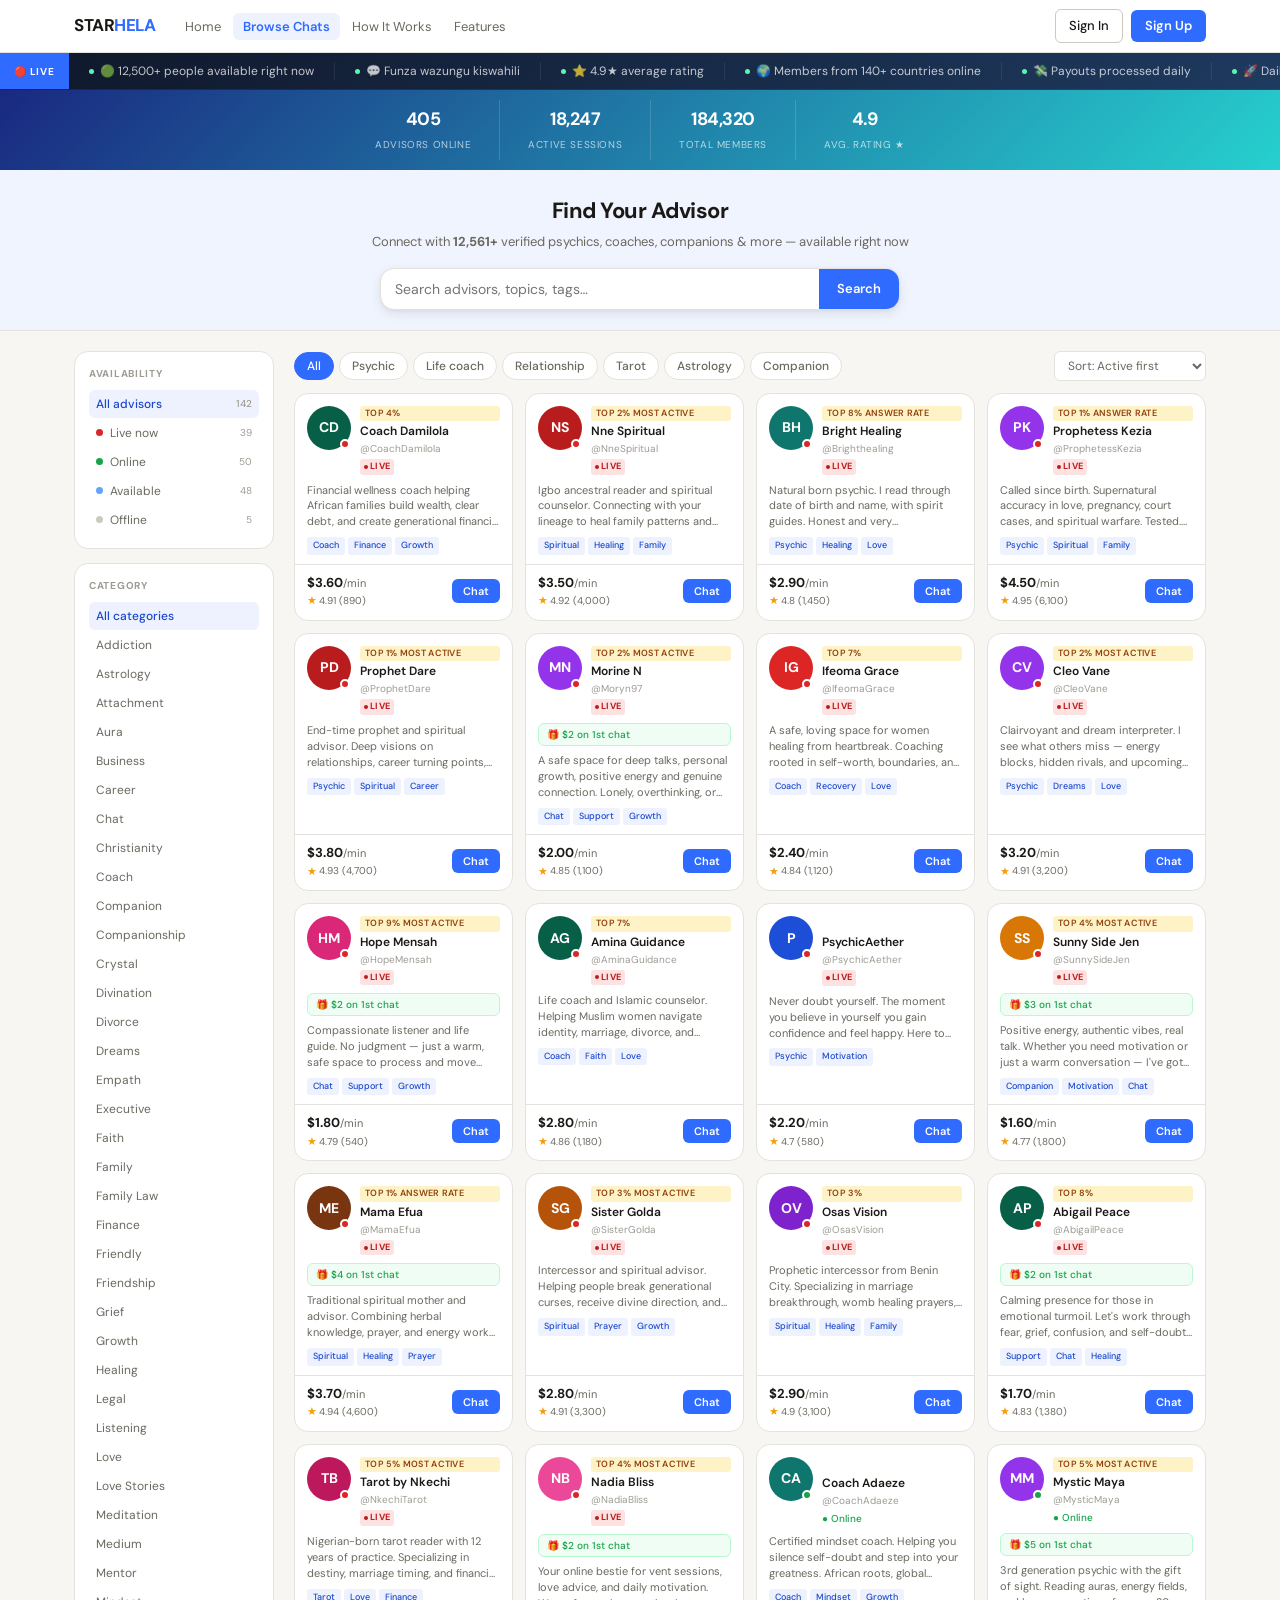
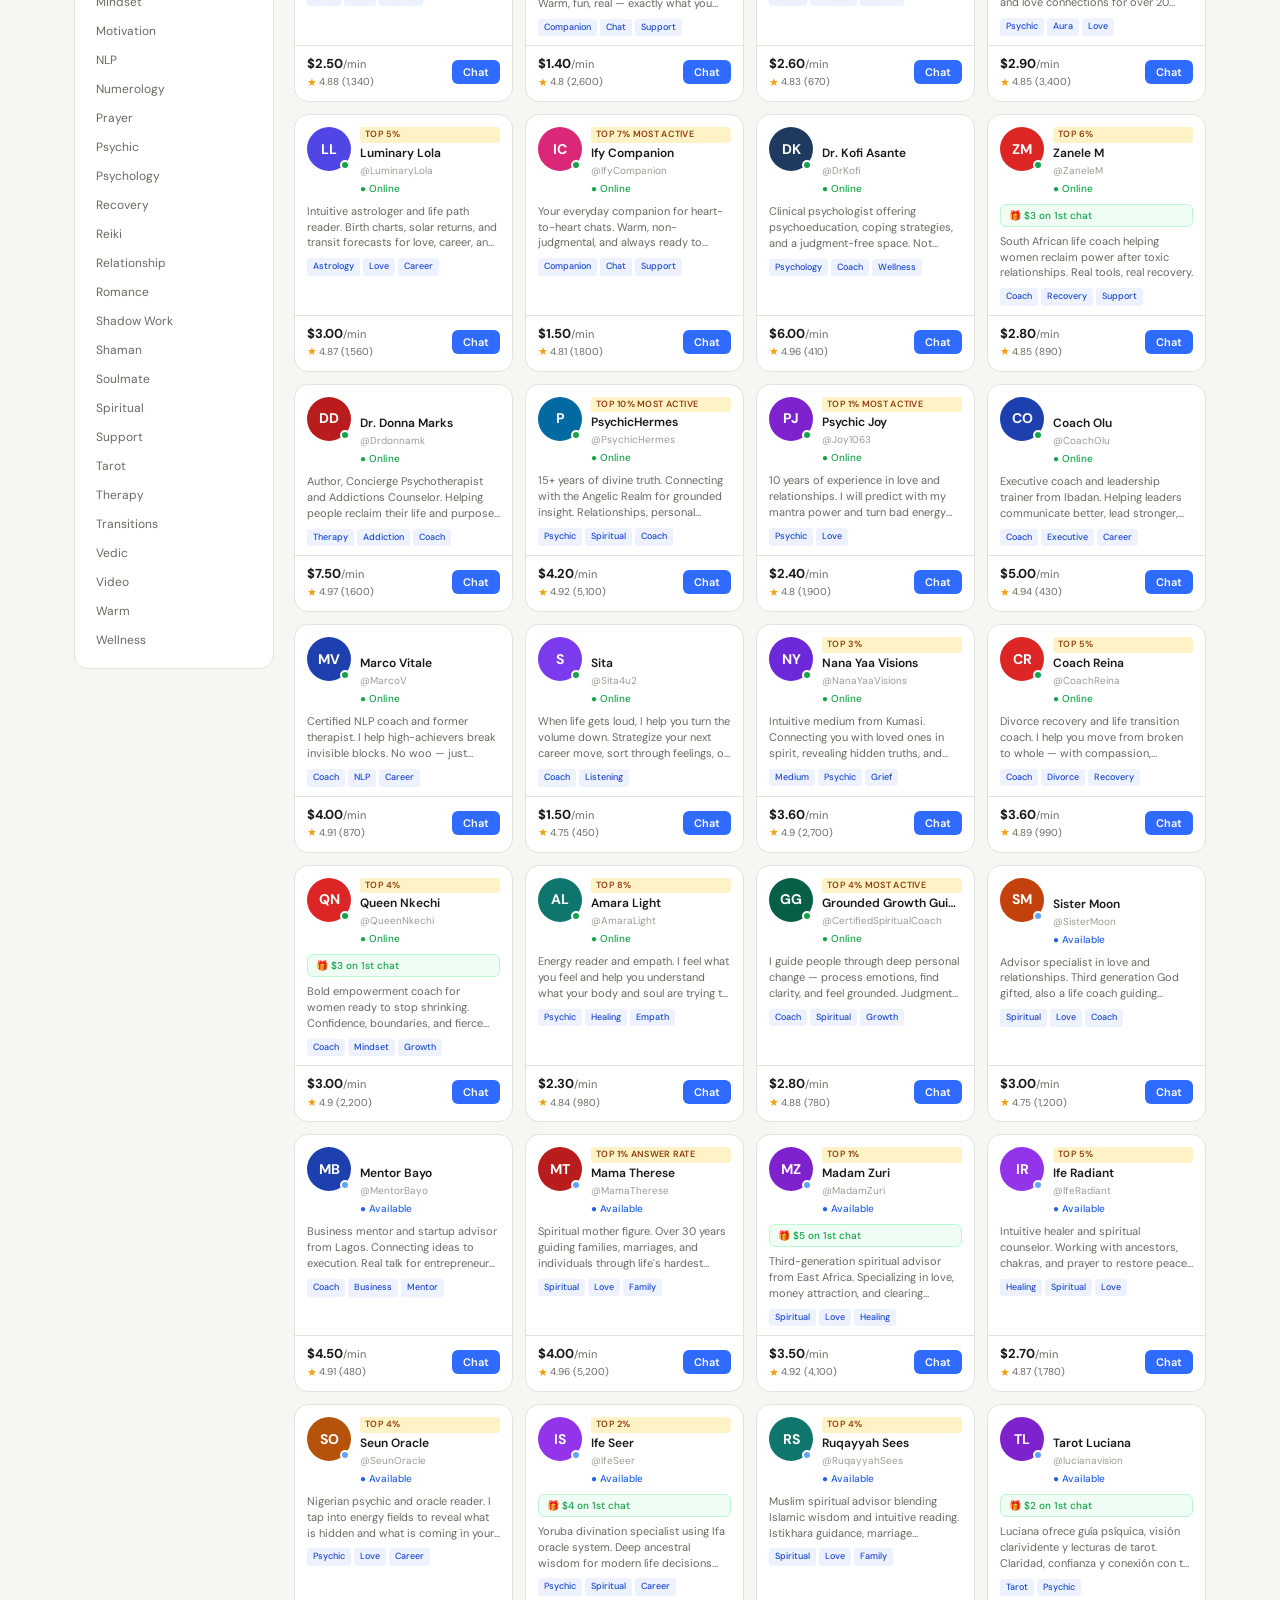
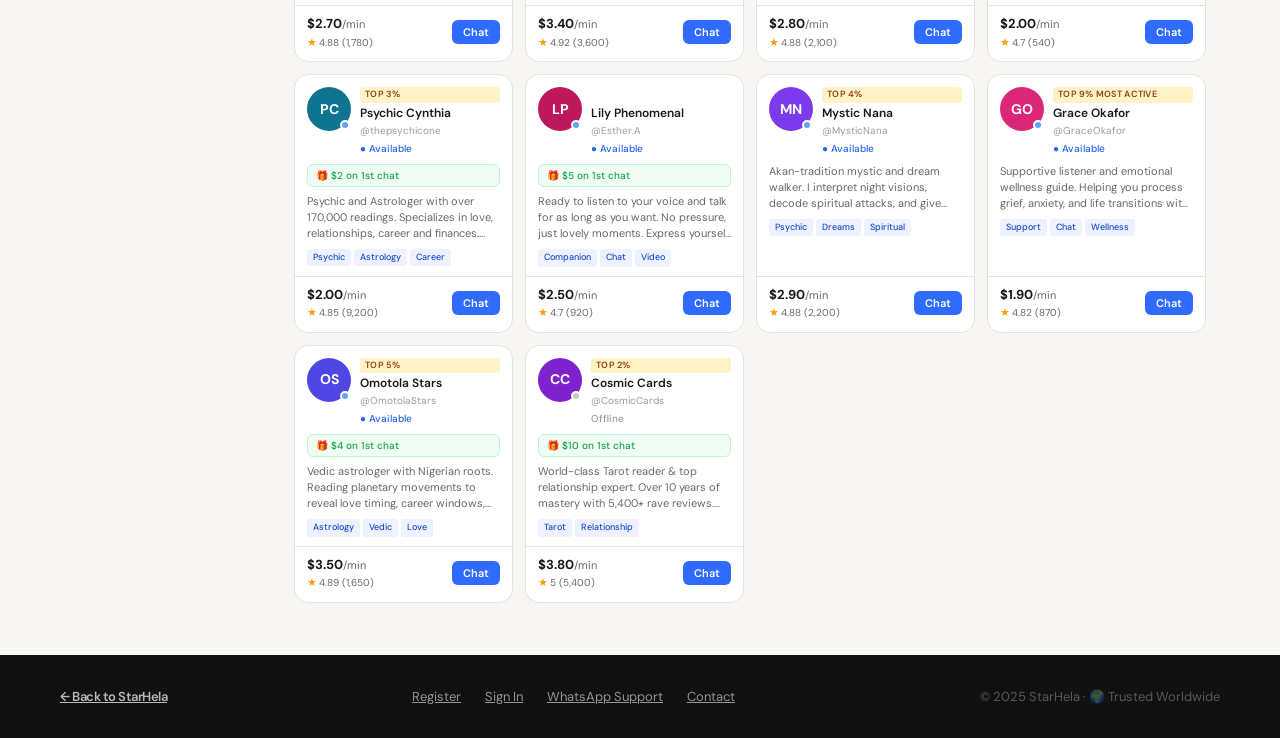
<file: chat.html>
<!doctype html>
<html lang="en">
  <head>
    <meta charset="UTF-8" />
    <meta
      name="viewport"
      content="width=device-width, initial-scale=1.0, maximum-scale=5.0"
    />
    <title>Browse Chats – StarHela Chat &amp; Earn</title>
    <meta
      name="description"
      content="Browse live psychics, coaches, companions and advisors on StarHela. Chat with experts from the UK, USA, Canada &amp; Qatar."
    />
    <meta
      name="keywords"
      content="StarHela, earn online, chatting jobs, online chatting, work from home Kenya, make money online, M-Pesa jobs"
    />
    <meta name="author" content="StarHela Agencies" />
    <meta name="theme-color" content="#2f6bff" />
    <link rel="canonical" href="https://starhelaagencies.com/chat.html" />

    <link rel="preconnect" href="https://fonts.googleapis.com" />
    <link rel="preconnect" href="https://fonts.gstatic.com" crossorigin />
    <link
      href="https://fonts.googleapis.com/css2?family=DM+Sans:wght@400;500;600;700&display=swap"
      rel="stylesheet"
    />
    <link
      rel="stylesheet"
      href="https://cdnjs.cloudflare.com/ajax/libs/font-awesome/6.5.1/css/all.min.css"
      crossorigin="anonymous"
    />

    <link
      rel="icon"
      type="image/png"
      href="https://res.cloudinary.com/duccwuddw/image/upload/q_auto/f_auto/v1779332678/starhela-favicon_zxxpkq.png"
    />
    <link
      rel="apple-touch-icon"
      href="https://res.cloudinary.com/duccwuddw/image/upload/q_auto/f_auto/v1779332678/starhela-favicon_zxxpkq.png"
    />

    <link rel="stylesheet" href="css/chat.css" />
  </head>
  <body>
    <!-- ══ NAV ══════════════════════════════════════════════ -->
    <nav role="navigation" aria-label="Main navigation">
      <div class="nav-inner">
        <button
          class="hamburger"
          id="hamburger"
          aria-label="Open menu"
          aria-expanded="false"
          aria-controls="mobile-drawer"
        >
          <span></span><span></span><span></span>
        </button>
        <a href="index.html" class="logo" aria-label="StarHela home"
          >STAR<span>HELA</span></a
        >
        <ul class="nav-links" role="list">
          <li><a href="index.html">Home</a></li>
          <li>
            <a href="chat.html" class="active" aria-current="page"
              >Browse Chats</a
            >
          </li>
          <li><a href="index.html#how-it-works">How It Works</a></li>
          <li><a href="index.html#features">Features</a></li>
        </ul>
        <div class="nav-right">
          <a
            href="https://starhela.com/c/U3lkbmV5"
            class="btn-ghost"
            id="nav-signin"
            rel="noopener noreferrer"
            >Sign In</a
          >
          <a
            href="https://starhela.com/register.php?ref=sydney"
            class="btn-primary"
            id="nav-signup"
            rel="noopener noreferrer"
            >Sign Up</a
          >
        </div>
      </div>
    </nav>

    <!-- ══ MOBILE DRAWER ══════════════════════════════════════ -->
    <div
      class="mobile-drawer"
      id="mobile-drawer"
      role="dialog"
      aria-modal="true"
      aria-label="Navigation menu"
    >
      <div class="drawer-panel">
        <nav class="drawer-nav-links" aria-label="Mobile navigation">
          <a href="index.html">Home</a>
          <a href="chat.html" class="active" aria-current="page"
            >Browse Chats</a
          >
          <a href="index.html#how-it-works">How It Works</a>
          <a href="index.html#features">Features</a>
        </nav>
        <div class="drawer-divider" role="separator"></div>
        <div class="drawer-auth">
          <a
            href="https://starhela.com/c/U3lkbmV5"
            class="btn-ghost"
            rel="noopener noreferrer"
            >Sign In</a
          >
          <a
            href="https://starhela.com/register.php?ref=sydney"
            class="btn-primary"
            rel="noopener noreferrer"
            >Sign Up</a
          >
        </div>
        <div class="drawer-divider" role="separator"></div>
        <div>
          <div class="drawer-filter-title" id="drawer-status-label">
            Availability
          </div>
          <div
            class="filter-options"
            id="drawer-status-filters"
            role="group"
            aria-labelledby="drawer-status-label"
          ></div>
        </div>
        <div>
          <div class="drawer-filter-title" id="drawer-cat-label">Category</div>
          <div
            class="filter-options"
            id="drawer-cat-filters"
            role="group"
            aria-labelledby="drawer-cat-label"
          ></div>
        </div>
      </div>
    </div>

    <!-- ══ LIVE ACTIVITY TICKER ═══════════════════════════════ -->
    <div
      class="live-ticker"
      aria-live="polite"
      aria-label="Live platform activity"
    >
      <div class="ticker-inner">
        <div class="ticker-label">🔴 LIVE</div>
        <div class="ticker-scroll" id="tickerScroll">
          <!-- items injected by JS -->
        </div>
      </div>
    </div>

    <!-- ══ LIVE STATS BAR ════════════════════════════════════ -->
    <div class="stats-bar" aria-label="Platform statistics">
      <div class="stat-item">
        <span class="stat-num" id="stat-advisors">--</span>
        <span class="stat-label">Advisors Online</span>
      </div>
      <div class="stat-item">
        <span class="stat-num" id="stat-sessions">--</span>
        <span class="stat-label">Active Sessions</span>
      </div>
      <div class="stat-item">
        <span class="stat-num" id="stat-members">--</span>
        <span class="stat-label">Total Members</span>
      </div>
      <div class="stat-item">
        <span class="stat-num" id="stat-rating">--</span>
        <span class="stat-label">Avg. Rating ★</span>
      </div>
    </div>

    <!-- ══ HERO ══════════════════════════════════════════════ -->
    <div class="hero">
      <h1>Find Your Advisor</h1>
      <p>
        Connect with <strong id="hero-count">2,500+</strong> verified psychics,
        coaches, companions &amp; more — available right now
      </p>
      <div class="search-bar" role="search">
        <input
          type="search"
          id="search-input"
          placeholder="Search advisors, topics, tags…"
          aria-label="Search advisors"
        />
        <button id="search-btn" aria-label="Search">Search</button>
      </div>
    </div>

    <!-- ══ MOBILE FILTER CHIPS ════════════════════════════════ -->
    <div
      class="mobile-filter-bar"
      id="mobile-filter-bar"
      role="group"
      aria-label="Quick filters"
    ></div>

    <!-- ══ MAIN LAYOUT ════════════════════════════════════════ -->
    <main class="main" id="main-content">
      <!-- SIDEBAR -->
      <aside class="sidebar" aria-label="Filter advisors">
        <div class="filter-box">
          <div class="filter-title" id="sidebar-status-label">Availability</div>
          <div
            class="filter-options"
            id="sidebar-status-filters"
            role="group"
            aria-labelledby="sidebar-status-label"
          ></div>
        </div>
        <div class="filter-box">
          <div class="filter-title" id="sidebar-cat-label">Category</div>
          <div
            class="filter-options"
            id="sidebar-cat-filters"
            role="group"
            aria-labelledby="sidebar-cat-label"
          ></div>
        </div>
      </aside>

      <!-- CONTENT -->
      <div>
        <div class="content-header">
          <div
            class="chips"
            id="type-chips"
            role="group"
            aria-label="Advisor type filter"
          ></div>
          <select
            class="sort-select"
            id="sort-select"
            aria-label="Sort advisors"
          >
            <option value="recent">Sort: Active first</option>
            <option value="rating">Sort: Highest rated</option>
            <option value="price-low">Sort: Price low–high</option>
            <option value="price-high">Sort: Price high–low</option>
          </select>
        </div>
        <div class="result-count" id="result-count" aria-live="polite"></div>
        <div
          class="advisor-grid"
          id="advisor-grid"
          role="list"
          aria-label="Advisors"
        ></div>
      </div>
    </main>

    <!-- ══ SOCIAL PROOF TOASTS ════════════════════════════════ -->
    <div
      class="sp-toast"
      id="spWrap"
      aria-live="polite"
      aria-label="Recent platform activity"
    ></div>

    <!-- ══ ADVISOR MODAL ══════════════════════════════════════ -->
    <div
      class="modal-overlay"
      id="modal-overlay"
      role="dialog"
      aria-modal="true"
      aria-labelledby="modal-name"
    >
      <div class="modal">
        <div class="modal-top-bar" aria-hidden="true"></div>
        <button class="modal-close-x" id="modal-close" aria-label="Close">
          &times;
        </button>
        <div class="modal-profile">
          <div class="modal-avatar" id="modal-avatar" aria-hidden="true"></div>
          <div>
            <div class="modal-name" id="modal-name"></div>
            <div class="modal-handle" id="modal-handle"></div>
            <div class="modal-status-pill" id="modal-status-pill"></div>
          </div>
        </div>
        <hr class="modal-divider" />
        <div class="modal-auth-wall">
          <div class="auth-icon" aria-hidden="true">🔐</div>
          <div class="auth-title">Sign up to start chatting</div>
          <p class="auth-body">
            Create your account to connect with
            <strong id="modal-expert-name"></strong> and thousands of other
            expert advisors.
          </p>
          <div class="auth-btn-row">
            <button class="btn-reg" id="modal-register-btn">
              Create Account
            </button>
            <button
              class="btn-ghost"
              id="modal-later-btn"
              style="
                margin-top: 4px;
                font-size: 12px;
                color: var(--text-muted);
                border-color: transparent;
                display: flex;
                justify-content: center;
                align-items: center;
              "
            >
              Maybe later
            </button>
          </div>
        </div>
      </div>
    </div>

    <!-- ══ FOOTER ══════════════════════════════════════════════ -->
    <footer class="page-footer">
      <div class="page-footer-inner">
        <a href="index.html" class="page-footer-home">← Back to StarHela</a>
        <div class="page-footer-links">
          <a
            href="https://starhela.com/register.php?ref=sydney"
            rel="noopener noreferrer"
            >Register</a
          >
          <a href="https://starhela.com/c/U3lkbmV5" rel="noopener noreferrer"
            >Sign In</a
          >
          <a href="https://wa.me/254729743223" rel="noopener noreferrer"
            >WhatsApp Support</a
          >
          <a href="mailto:starhelaofficials@gmail.com">Contact</a>
        </div>
        <div class="page-footer-copy">
          &copy; 2025 StarHela &middot; 🌍 Trusted Worldwide
        </div>
      </div>
    </footer>

    <script src="js/chat.js"></script>
  </body>
</html>
</file>
<file: css/chat.css>
/* ─── TOKENS ─────────────────────────────────────────────── */
:root {
  --bg:            #f7f6f3;
  --surface:       #fff;
  --surface-hover: #f2f1ee;
  --border:        #e4e2dc;
  --border-strong: #ccc9c0;
  --text-primary:  #1a1916;
  --text-secondary:#6b6860;
  --text-muted:    #9e9b93;
  --accent:        #2f6bff;
  --accent-bg:     #eef2ff;
  --accent-text:   #1a48cc;
  --green:         #16a34a;
  --green-bg:      #f0fdf4;
  --red:           #dc2626;
  --radius-sm:     6px;
  --radius:        10px;
  --radius-lg:     14px;
  --shadow:        0 4px 12px rgba(0,0,0,.08), 0 1px 3px rgba(0,0,0,.05);
  --nav-h:         52px;
  --font:          'DM Sans', -apple-system, BlinkMacSystemFont, 'Segoe UI', sans-serif;
}

/* ─── RESET ──────────────────────────────────────────────── */
html { overflow-x: hidden; }
*, *::before, *::after { box-sizing: border-box; margin: 0; padding: 0; }
img, video, canvas, svg { max-width: 100%; height: auto; }

body {
  font-family: var(--font);
  background: var(--bg);
  color: var(--text-primary);
  font-size: 14px;
  line-height: 1.5;
  min-height: 100vh;
  overflow-x: hidden;
  width: 100%;
}

/* ─── NAV ────────────────────────────────────────────────── */
nav {
  background: var(--surface);
  border-bottom: 1px solid var(--border);
  position: sticky;
  top: 0;
  z-index: 200;
}
.nav-inner {
  max-width: 1160px;
  margin: 0 auto;
  padding: 0 14px;
  height: var(--nav-h);
  display: flex;
  align-items: center;
  gap: 20px;
}
.logo {
  font-size: 17px;
  font-weight: 700;
  color: var(--text-primary);
  text-decoration: none;
  letter-spacing: -0.5px;
  flex-shrink: 0;
}
.logo span { color: var(--accent); }

.nav-links {
  display: flex;
  gap: 2px;
  list-style: none;
  flex: 1;
}
.nav-links a {
  padding: 5px 10px;
  border-radius: var(--radius-sm);
  font-size: 13px;
  color: var(--text-secondary);
  text-decoration: none;
  transition: background .15s, color .15s;
  white-space: nowrap;
}
.nav-links a:hover  { background: var(--surface-hover); color: var(--text-primary); }
.nav-links a.active { color: var(--accent); background: var(--accent-bg); font-weight: 600; }

.nav-right {
  display: flex;
  gap: 8px;
  align-items: center;
  margin-left: auto;
  flex-shrink: 0;
}

/* ─── BUTTONS ────────────────────────────────────────────── */
.btn-ghost {
  padding: 6px 13px;
  border: 1px solid var(--border-strong);
  background: transparent;
  border-radius: var(--radius-sm);
  font-size: 13px;
  font-weight: 500;
  cursor: pointer;
  color: var(--text-primary);
  transition: background .15s;
  white-space: nowrap;
  font-family: var(--font);
  text-decoration: none;
  display: inline-flex;
  align-items: center;
}
.btn-ghost:hover { background: var(--surface-hover); }

.btn-primary {
  padding: 6px 14px;
  background: var(--accent);
  color: #fff;
  border: none;
  border-radius: var(--radius-sm);
  font-size: 13px;
  font-weight: 600;
  cursor: pointer;
  transition: opacity .15s;
  white-space: nowrap;
  font-family: var(--font);
  text-decoration: none;
  display: inline-flex;
  align-items: center;
}
.btn-primary:hover { opacity: .88; }

/* ─── HAMBURGER ──────────────────────────────────────────── */
.hamburger {
  display: none;
  flex-direction: column;
  justify-content: center;
  gap: 5px;
  width: 36px;
  height: 36px;
  cursor: pointer;
  background: none;
  border: none;
  padding: 6px;
  border-radius: var(--radius-sm);
  transition: background .15s;
  flex-shrink: 0;
}
.hamburger:hover { background: var(--surface-hover); }
.hamburger span {
  display: block;
  height: 2px;
  background: var(--text-primary);
  border-radius: 2px;
  transition: transform .25s, opacity .25s;
  pointer-events: none;
}
.hamburger.open span:nth-child(1) { transform: translateY(7px) rotate(45deg); }
.hamburger.open span:nth-child(2) { opacity: 0; }
.hamburger.open span:nth-child(3) { transform: translateY(-7px) rotate(-45deg); }

/* ─── MOBILE DRAWER ──────────────────────────────────────── */
.mobile-drawer {
  display: none;
  position: fixed;
  top: var(--nav-h);
  left: 0; right: 0; bottom: 0;
  z-index: 190;
  background: rgba(0,0,0,.4);
}
.mobile-drawer.open { display: block; }
.drawer-panel {
  background: var(--surface);
  width: 270px;
  height: 100%;
  overflow-y: auto;
  padding: 18px 14px;
  display: flex;
  flex-direction: column;
  gap: 18px;
  box-shadow: 4px 0 20px rgba(0,0,0,.12);
  animation: slideRight .22s ease;
}
@keyframes slideRight {
  from { transform: translateX(-100%); }
  to   { transform: translateX(0); }
}
.drawer-nav-links { display: flex; flex-direction: column; gap: 2px; }
.drawer-nav-links a {
  padding: 10px 11px;
  border-radius: var(--radius-sm);
  font-size: 14px;
  color: var(--text-secondary);
  text-decoration: none;
  transition: background .13s, color .13s;
  display: block;
}
.drawer-nav-links a:hover  { background: var(--surface-hover); color: var(--text-primary); }
.drawer-nav-links a.active { color: var(--accent); background: var(--accent-bg); font-weight: 500; }
.drawer-divider   { height: 1px; background: var(--border); margin: 2px 0; }
.drawer-auth      { display: flex; flex-direction: column; gap: 8px; }
.drawer-auth .btn-ghost,
.drawer-auth .btn-primary { width: 100%; text-align: center; padding: 9px; justify-content: center; }
.drawer-filter-title {
  font-size: 10px;
  font-weight: 700;
  letter-spacing: .07em;
  text-transform: uppercase;
  color: var(--text-muted);
  margin-bottom: 7px;
}

/* ─── LIVE ACTIVITY TICKER ───────────────────────────────── */
.live-ticker {
  background: linear-gradient(135deg, #0f172a 0%, #1e3a5f 100%);
  padding: 0;
  overflow: hidden;
  border-bottom: 1px solid rgba(255,255,255,0.06);
}
.ticker-inner {
  display: flex;
  align-items: center;
  height: 36px;
}
.ticker-label {
  background: var(--accent);
  color: #fff;
  font-size: 10px;
  font-weight: 700;
  letter-spacing: .08em;
  text-transform: uppercase;
  padding: 0 14px;
  height: 100%;
  display: flex;
  align-items: center;
  white-space: nowrap;
  flex-shrink: 0;
}
.ticker-scroll {
  display: flex;
  gap: 0;
  white-space: nowrap;
  animation: ticker 40s linear infinite;
  width: max-content;
}
.ticker-scroll:hover { animation-play-state: paused; }
@keyframes ticker {
  from { transform: translateX(0); }
  to   { transform: translateX(-50%); }
}
.ticker-item {
  display: inline-flex;
  align-items: center;
  gap: 6px;
  font-size: 12px;
  color: rgba(255,255,255,0.75);
  padding: 0 20px;
  border-right: 1px solid rgba(255,255,255,0.08);
}
.ticker-dot {
  width: 5px;
  height: 5px;
  border-radius: 50%;
  background: #5bf5b0;
  flex-shrink: 0;
  animation: tickerPulse 2s ease-in-out infinite;
}
@keyframes tickerPulse {
  0%, 100% { opacity: 1; transform: scale(1); }
  50%       { opacity: 0.5; transform: scale(0.8); }
}

/* ─── STATS BAR ──────────────────────────────────────────── */
.stats-bar {
  background: linear-gradient(135deg, #1a2980 0%, #26d0ce 100%);
  padding: 10px 14px;
  display: flex;
  justify-content: center;
  gap: 0;
  flex-wrap: wrap;
  overflow: hidden;
}
.stat-item {
  text-align: center;
  color: rgba(255,255,255,.9);
  padding: 6px 28px;
  border-right: 1px solid rgba(255,255,255,0.15);
  min-width: 0;
  overflow: hidden;
}
.stat-item:last-child { border-right: none; }
.stat-num {
  font-size: 18px;
  font-weight: 700;
  color: #fff;
  display: block;
  letter-spacing: -0.5px;
  font-variant-numeric: tabular-nums;
  transition: transform 0.2s ease;
}
.stat-num.bump { transform: scale(1.08); }
.stat-label { font-size: 10px; text-transform: uppercase; letter-spacing: .06em; opacity: .75; }

/* ─── HERO ───────────────────────────────────────────────── */
.hero {
  background: #f0f4ff;
  border-bottom: 1px solid var(--border);
  padding: 24px 14px 20px;
  text-align: center;
}
.hero h1 {
  font-size: 22px;
  font-weight: 700;
  color: var(--text-primary);
  letter-spacing: -0.5px;
  margin-bottom: 5px;
}
.hero p { color: var(--text-secondary); font-size: 13px; margin-bottom: 16px; }
.search-bar {
  display: flex;
  max-width: 520px;
  margin: 0 auto;
  background: #fff;
  border-radius: var(--radius-lg);
  overflow: hidden;
  border: 1px solid var(--border);
  box-shadow: var(--shadow);
}
.search-bar input {
  flex: 1;
  border: none;
  outline: none;
  padding: 11px 14px;
  font-size: 14px;
  background: transparent;
  min-width: 0;
  font-family: var(--font);
}
.search-bar button {
  padding: 0 18px;
  background: var(--accent);
  color: #fff;
  border: none;
  font-size: 13px;
  font-weight: 600;
  cursor: pointer;
  transition: opacity .15s;
  flex-shrink: 0;
  font-family: var(--font);
}
.search-bar button:hover { opacity: .88; }

/* ─── MOBILE FILTER CHIPS BAR ────────────────────────────── */
.mobile-filter-bar {
  display: none;
  overflow-x: auto;
  gap: 8px;
  padding: 10px 14px;
  background: var(--surface);
  border-bottom: 1px solid var(--border);
  align-items: center;
  scrollbar-width: none;
  -webkit-overflow-scrolling: touch;
  scroll-snap-type: x mandatory;
  scroll-padding: 14px;
}

.mobile-filter-bar::-webkit-scrollbar {
  display: none;
}

.mobile-filter-bar .chip {
  flex: 0 0 auto;
  padding: 9px 16px;
  border-radius: 20px;
  border: 1px solid var(--border);
  background: var(--surface);
  color: var(--text-secondary);
  font-size: 13px;
  font-weight: 500;
  white-space: nowrap;
  cursor: pointer;
  transition: all 0.18s ease;
  scroll-snap-align: start;
  -webkit-tap-highlight-color: transparent;
  user-select: none;
  line-height: 1.3;
}

.mobile-filter-bar .chip:active {
  transform: scale(0.96);
}

.mobile-filter-bar .chip:hover {
  border-color: var(--border-strong);
  color: var(--text-primary);
}

.mobile-filter-bar .chip.active {
  background: linear-gradient(135deg, var(--accent) 0%, #5588ff 100%);
  color: #fff;
  border-color: transparent;
  box-shadow: 0 2px 8px rgba(47,107,255,0.3);
  font-weight: 600;
}

/* ─── MAIN LAYOUT ────────────────────────────────────────── */
.main {
  max-width: 1160px;
  margin: 0 auto;
  padding: 20px 14px;
  display: grid;
  grid-template-columns: 200px 1fr;
  gap: 20px;
  align-items: start;
}
.main > div { min-width: 0; }

/* ─── SIDEBAR ────────────────────────────────────────────── */
.sidebar {
  position: sticky;
  top: calc(var(--nav-h) + 10px);
  display: flex;
  flex-direction: column;
  gap: 14px;
}
.filter-box {
  background: var(--surface);
  border: 1px solid var(--border);
  border-radius: var(--radius-lg);
  padding: 14px;
}
.filter-title {
  font-size: 10px;
  font-weight: 700;
  letter-spacing: .07em;
  text-transform: uppercase;
  color: var(--text-muted);
  margin-bottom: 9px;
}
.filter-options { display: flex; flex-direction: column; gap: 1px; }
.filter-option {
  display: flex;
  align-items: center;
  gap: 7px;
  padding: 6px 7px;
  border-radius: var(--radius-sm);
  cursor: pointer;
  transition: background .13s;
  font-size: 12px;
  color: var(--text-secondary);
  border: none;
  background: transparent;
  text-align: left;
  width: 100%;
  font-family: var(--font);
}
.filter-option:hover  { background: var(--surface-hover); color: var(--text-primary); }
.filter-option.active { background: var(--accent-bg); color: var(--accent-text); font-weight: 500; }
.filter-dot { width: 7px; height: 7px; border-radius: 50%; flex-shrink: 0; background: var(--green); }
.filter-dot.blue    { background: #60a5fa; }
.filter-dot.red     { background: var(--red); }
.filter-dot.offline { background: var(--border-strong); }
.filter-count { margin-left: auto; font-size: 10px; color: var(--text-muted); font-variant-numeric: tabular-nums; }

/* ─── CONTENT HEADER ─────────────────────────────────────── */
.content-header {
  display: flex;
  align-items: center;
  gap: 8px;
  margin-bottom: 12px;
  flex-wrap: wrap;
}
.chips { display: flex; gap: 5px; flex-wrap: wrap; flex: 1; min-width: 0; }
.chip {
  padding: 5px 12px;
  border-radius: 20px;
  font-size: 12px;
  font-weight: 500;
  cursor: pointer;
  border: 1px solid var(--border);
  background: var(--surface);
  color: var(--text-secondary);
  transition: all .13s;
  white-space: nowrap;
  font-family: var(--font);
}
.chip:hover  { border-color: var(--border-strong); color: var(--text-primary); }
.chip.active { background: var(--accent); color: #fff; border-color: var(--accent); }
.sort-select {
  padding: 5px 9px;
  border: 1px solid var(--border);
  border-radius: var(--radius-sm);
  font-size: 12px;
  background: var(--surface);
  color: var(--text-secondary);
  cursor: pointer;
  outline: none;
  flex-shrink: 0;
  font-family: var(--font);
}
.result-count { font-size: 12px; color: var(--text-muted); margin-bottom: 10px; }

/* ─── ADVISOR GRID ───────────────────────────────────────── */
.advisor-grid {
  display: grid;
  grid-template-columns: repeat(auto-fill, minmax(200px,1fr));
  gap: 12px;
}

/* ─── CARD ───────────────────────────────────────────────── */
.card {
  background: var(--surface);
  border: 1px solid var(--border);
  border-radius: var(--radius-lg);
  overflow: hidden;
  cursor: pointer;
  transition: box-shadow .18s, transform .18s;
  position: relative;
  display: flex;
  flex-direction: column;
  min-width: 0;
}
.card:hover { box-shadow: var(--shadow); transform: translateY(-2px); }
.card-header { padding: 12px 12px 8px; display: flex; align-items: flex-start; gap: 9px; }
.avatar-wrap { position: relative; flex-shrink: 0; }
.avatar {
  width: 44px;
  height: 44px;
  border-radius: 50%;
  display: flex;
  align-items: center;
  justify-content: center;
  font-weight: 700;
  font-size: 14px;
  color: #fff;
  flex-shrink: 0;
  user-select: none;
}
.status-dot {
  position: absolute;
  bottom: 1px; right: 1px;
  width: 10px; height: 10px;
  border-radius: 50%;
  border: 2px solid var(--surface);
}
.status-dot.online    { background: var(--green); }
.status-dot.live      { background: var(--red); }
.status-dot.available { background: #60a5fa; }
.status-dot.offline   { background: var(--border-strong); }
.card-info {
  flex: 1;
  min-width: 0;
  display: flex;
  flex-direction: column;
  gap: 1px;
  overflow: hidden;
}
.badge-rank {
  font-size: 9px;
  font-weight: 600;
  color: #92400e;
  background: #fef3c7;
  border-radius: 3px;
  padding: 1px 5px;
  letter-spacing: .03em;
  text-transform: uppercase;
  white-space: nowrap;
  overflow: hidden;
  text-overflow: ellipsis;
  display: block;
  max-width: 100%;
}
.badge-rank-empty { font-size: 9px; display: block; min-height: 16px; }
.card-name {
  font-size: 12px;
  font-weight: 600;
  color: var(--text-primary);
  white-space: nowrap;
  overflow: hidden;
  text-overflow: ellipsis;
  display: block;
  width: 100%;
}
.card-handle {
  font-size: 10px;
  color: var(--text-muted);
  white-space: nowrap;
  overflow: hidden;
  text-overflow: ellipsis;
  display: block;
  width: 100%;
}
.card-status-row {
  display: flex;
  align-items: center;
  gap: 4px;
  font-size: 10px;
  font-weight: 500;
  overflow: hidden;
  margin-top: 2px;
}
.status-label.online    { color: var(--green); }
.status-label.live      { color: var(--red); }
.status-label.available { color: #2563eb; }
.status-label.offline   { color: var(--text-muted); }
.live-badge {
  display: inline-flex;
  align-items: center;
  gap: 2px;
  background: #fee2e2;
  color: #b91c1c;
  border-radius: 3px;
  font-size: 9px;
  font-weight: 700;
  padding: 1px 4px;
  letter-spacing: .04em;
  flex-shrink: 0;
}
.live-dot {
  width: 4px; height: 4px;
  border-radius: 50%;
  background: #b91c1c;
  animation: pulse 1.4s infinite;
  flex-shrink: 0;
}
@keyframes pulse {
  0%, 100% { opacity: 1; }
  50%       { opacity: .35; }
}
.credit-banner {
  margin: 0 12px 7px;
  background: var(--green-bg);
  border: 1px solid #bbf7d0;
  border-radius: var(--radius-sm);
  padding: 3px 8px;
  font-size: 10px;
  font-weight: 500;
  color: var(--green);
}
.card-body   { padding: 0 12px 9px; flex: 1; }
.card-bio {
  font-size: 11px;
  color: var(--text-secondary);
  line-height: 1.45;
  display: -webkit-box;
  -webkit-line-clamp: 3;
  -webkit-box-orient: vertical;
  overflow: hidden;
  margin-bottom: 7px;
}
.card-tags { display: flex; flex-wrap: wrap; gap: 3px; }
.tag {
  padding: 2px 6px;
  background: var(--accent-bg);
  color: var(--accent-text);
  border-radius: 3px;
  font-size: 9px;
  font-weight: 500;
}
.card-footer {
  padding: 8px 12px 11px;
  display: flex;
  align-items: center;
  justify-content: space-between;
  border-top: 1px solid var(--border);
  gap: 6px;
}
.card-price strong { font-size: 13px; font-weight: 700; color: var(--text-primary); font-variant-numeric: tabular-nums; }
.card-price        { font-size: 11px; color: var(--text-secondary); }
.card-rating       { display: flex; align-items: center; gap: 2px; font-size: 10px; color: var(--text-secondary); }
.star              { color: #f59e0b; font-size: 11px; }
.card-cta {
  padding: 5px 11px;
  background: var(--accent);
  color: #fff;
  border: none;
  border-radius: var(--radius-sm);
  font-size: 11px;
  font-weight: 600;
  cursor: pointer;
  transition: opacity .15s;
  flex-shrink: 0;
  font-family: var(--font);
}
.card-cta:hover { opacity: .85; }

/* ─── CLIENTS ONLINE ─────────────────────────────────── */
.sp-toast {
  position: fixed;
  bottom: 20px;
  left: 20px;
  z-index: 250;
  display: flex;
  flex-direction: column;
  gap: 8px;
  pointer-events: none;
}
.sp-item {
  background: var(--surface);
  border: 1px solid var(--border);
  border-radius: var(--radius-lg);
  padding: 10px 14px;
  font-size: 12px;
  color: var(--text-secondary);
  display: flex;
  align-items: center;
  gap: 8px;
  box-shadow: var(--shadow);
  animation: toastIn .3s ease;
  max-width: 260px;
}
.sp-item i { color: var(--accent); flex-shrink: 0; }
@keyframes toastIn {
  from { transform: translateX(-20px); opacity: 0; }
  to   { transform: translateX(0); opacity: 1; }
}

/* ─── MODAL ──────────────────────────────────────────────── */
.modal-overlay {
  display: none;
  position: fixed;
  inset: 0;
  background: rgba(0,0,0,.5);
  z-index: 300;
  align-items: flex-end;
  justify-content: center;
  padding: 0;
}
.modal-overlay.open { display: flex; }
.modal {
  background: var(--surface);
  border-radius: 18px 18px 0 0;
  width: 100%;
  max-width: 440px;
  overflow: hidden;
  box-shadow: 0 -8px 40px rgba(0,0,0,.18);
  animation: slideUp .22s ease;
  position: relative;
}
@media (min-width: 520px) {
  .modal-overlay { align-items: center; padding: 20px; }
  .modal { border-radius: 16px; }
  .modal-top-bar { display: none; }
}
@keyframes slideUp {
  from { transform: translateY(24px); opacity: 0; }
  to   { transform: translateY(0);    opacity: 1; }
}
.modal-top-bar {
  height: 4px; width: 40px;
  background: var(--border-strong);
  border-radius: 2px;
  margin: 12px auto 0;
  display: block;
}
.modal-close-x {
  position: absolute;
  top: 14px; right: 14px;
  background: var(--surface-hover);
  border: none;
  color: var(--text-secondary);
  width: 28px; height: 28px;
  border-radius: 50%;
  cursor: pointer;
  font-size: 14px;
  display: flex;
  align-items: center;
  justify-content: center;
  transition: background .15s;
  z-index: 1;
  font-family: var(--font);
}
.modal-close-x:hover { background: var(--border); }
.modal-profile  { display: flex; align-items: center; gap: 12px; padding: 18px 20px 14px; }
.modal-avatar {
  width: 54px; height: 54px;
  border-radius: 50%;
  display: flex;
  align-items: center;
  justify-content: center;
  font-weight: 700;
  font-size: 18px;
  color: #fff;
  flex-shrink: 0;
  user-select: none;
}
.modal-name   { font-size: 16px; font-weight: 700; color: var(--text-primary); margin-bottom: 2px; }
.modal-handle { font-size: 12px; color: var(--text-muted); }
.modal-status-pill {
  display: inline-flex;
  align-items: center;
  gap: 4px;
  margin-top: 4px;
  font-size: 11px;
  font-weight: 500;
}
.modal-status-pill.online    { color: var(--green); }
.modal-status-pill.available { color: #2563eb; }
.modal-status-pill.live      { color: var(--red); }
.modal-status-pill.offline   { color: var(--text-muted); }
.modal-divider { border: none; border-top: 1px solid var(--border); margin: 0 20px; }
.modal-auth-wall { padding: 22px 20px 24px; text-align: center; }
.auth-icon {
  width: 52px; height: 52px;
  background: var(--accent-bg);
  border-radius: 50%;
  display: flex;
  align-items: center;
  justify-content: center;
  margin: 0 auto 14px;
  font-size: 22px;
}
.auth-title { font-size: 15px; font-weight: 600; color: var(--text-primary); margin-bottom: 6px; }
.auth-body  { font-size: 13px; color: var(--text-secondary); line-height: 1.55; margin-bottom: 20px; }
.auth-btn-row { display: flex; flex-direction: column; gap: 8px; }
.btn-reg {
  width: 100%; padding: 11px;
  background: var(--accent);
  color: #fff;
  border: none;
  border-radius: var(--radius);
  font-size: 14px;
  font-weight: 600;
  cursor: pointer;
  transition: opacity .15s;
  font-family: var(--font);
}
.btn-reg:hover { opacity: .88; }
.btn-signin-modal {
  width: 100%; padding: 11px;
  background: transparent;
  color: var(--text-primary);
  border: 1px solid var(--border-strong);
  border-radius: var(--radius);
  font-size: 13px;
  font-weight: 500;
  cursor: pointer;
  transition: background .15s;
  font-family: var(--font);
}
.btn-signin-modal:hover { background: var(--surface-hover); }

/* ─── FOOTER ─────────────────────────────────────────────── */
.page-footer {
  background: #111;
  color: rgba(255,255,255,0.45);
  font-size: 13px;
  padding: 2rem 1rem;
  text-align: center;
  margin-top: 2rem;
}
.page-footer-inner {
  max-width: 1160px;
  margin: 0 auto;
  display: flex;
  flex-wrap: wrap;
  justify-content: space-between;
  align-items: center;
  gap: 1rem;
}
.page-footer a           { transition: color .2s; }
.page-footer-home        { color: rgba(255,255,255,0.7); font-weight: 600; letter-spacing: -0.5px; }
.page-footer-home:hover  { color: #fff; }
.page-footer-links       { display: flex; gap: 1.5rem; flex-wrap: wrap; justify-content: center; }
.page-footer-links a     { color: rgba(255,255,255,0.55); }
.page-footer-links a:hover { color: #fff; }
.page-footer-copy        { color: rgba(255,255,255,0.3); }

/* ─── FOCUS VISIBLE ──────────────────────────────────────── */
:focus-visible { outline: 2px solid var(--accent); outline-offset: 2px; }

/* ─── RESPONSIVE ─────────────────────────────────────────── */
@media (max-width: 880px) {
  .main { grid-template-columns: 1fr; }
  .sidebar { display: none; }
  .mobile-filter-bar { display: flex; }
  .nav-links { display: none; }
  .hamburger { display: flex; }
  .nav-right .btn-ghost { display: none; }
  .advisor-grid { grid-template-columns: repeat(auto-fill, minmax(170px,1fr)); gap: 10px; }
  .hero h1 { font-size: 19px; }
  .stats-bar { gap: 0; padding: 10px 6px; }
  .stat-item { padding: 6px 12px; border-right: 1px solid rgba(255,255,255,.15); flex: 1 1 0; min-width: 0; }
  .stat-item:last-child { border-right: none; }
  .chips { flex-wrap: nowrap; overflow-x: auto; gap: 6px; scrollbar-width: none; -webkit-overflow-scrolling: touch; scroll-snap-type: x mandatory; scroll-padding: 0 4px; }
  .chips::-webkit-scrollbar { display: none; }
  .chips .chip { padding: 6px 14px; font-size: 12px; flex: 0 0 auto; scroll-snap-align: start; }
  .chips .chip.active { background: var(--accent); color: #fff; border-color: var(--accent); font-weight: 600; }
}
@media (max-width: 460px) {
  .advisor-grid { grid-template-columns: repeat(2, minmax(0,1fr)); gap: 8px; }
  .main { padding: 10px 8px; }
  .hero { padding: 18px 10px 16px; }
  .hero h1 { font-size: 17px; }
  .hero p { font-size: 12px; margin-bottom: 12px; }
  .search-bar input { padding: 10px 12px; font-size: 13px; }
  .search-bar button { padding: 0 14px; font-size: 12px; }
  .stats-bar { padding: 8px 2px; gap: 0; }
  .stat-item { padding: 4px 4px; }
  .stat-num { font-size: 14px; letter-spacing: -0.3px; }
  .stat-label { font-size: 9px; }
  .card-header { padding: 10px 10px 6px; gap: 7px; }
  .avatar { width: 38px; height: 38px; font-size: 12px; }
  .status-dot { width: 8px; height: 8px; }
  .badge-rank { font-size: 8px; padding: 1px 4px; }
  .card-name { font-size: 11px; }
  .card-handle { font-size: 9px; }
  .card-body { padding: 0 10px 7px; }
  .card-bio { font-size: 10px; }
  .tag { font-size: 8px; padding: 1px 5px; }
  .card-footer { padding: 6px 10px 9px; flex-wrap: wrap; gap: 4px; }
  .card-price strong { font-size: 12px; }
  .card-cta { padding: 4px 9px; font-size: 10px; }
  .credit-banner { margin: 0 10px 5px; font-size: 9px; padding: 2px 6px; }
  .live-ticker .ticker-label { font-size: 8px; padding: 0 10px; }
  .ticker-item { font-size: 10px; padding: 0 12px; }
  .sp-toast { left: 10px; bottom: 10px; }
  .sp-item { max-width: calc(100vw - 20px); font-size: 11px; padding: 8px 12px; }
}
@media (max-width: 380px) {
  .advisor-grid { grid-template-columns: repeat(2, minmax(0,1fr)); gap: 6px; }
  .hero h1 { font-size: 15px; }
  .hero p { font-size: 11px; }
  .stats-bar { padding: 6px 0; }
  .stat-item { padding: 3px 2px; }
  .stat-num { font-size: 12px; }
  .stat-label { font-size: 8px; letter-spacing: .03em; }
  .card-header { padding: 8px 8px 5px; gap: 6px; }
  .card-body { padding: 0 8px 5px; }
  .card-footer { padding: 5px 8px 8px; }
  .credit-banner { margin: 0 8px 4px; }
  .logo { font-size: 15px; }
  .drawer-panel { width: 240px; padding: 14px 10px; }
}
@media (max-width: 360px) {
  .advisor-grid { grid-template-columns: repeat(2, minmax(0,1fr)); gap: 5px; }
}
@media (prefers-reduced-motion: reduce) {
  .card { transition: none; }
  .card:hover { transform: none; }
  .live-dot { animation: none; opacity: 1; }
  .modal { animation: none; }
  .drawer-panel { animation: none; }
  .ticker-scroll { animation: none; }
  .ticker-dot { animation: none; }
}
</file>
